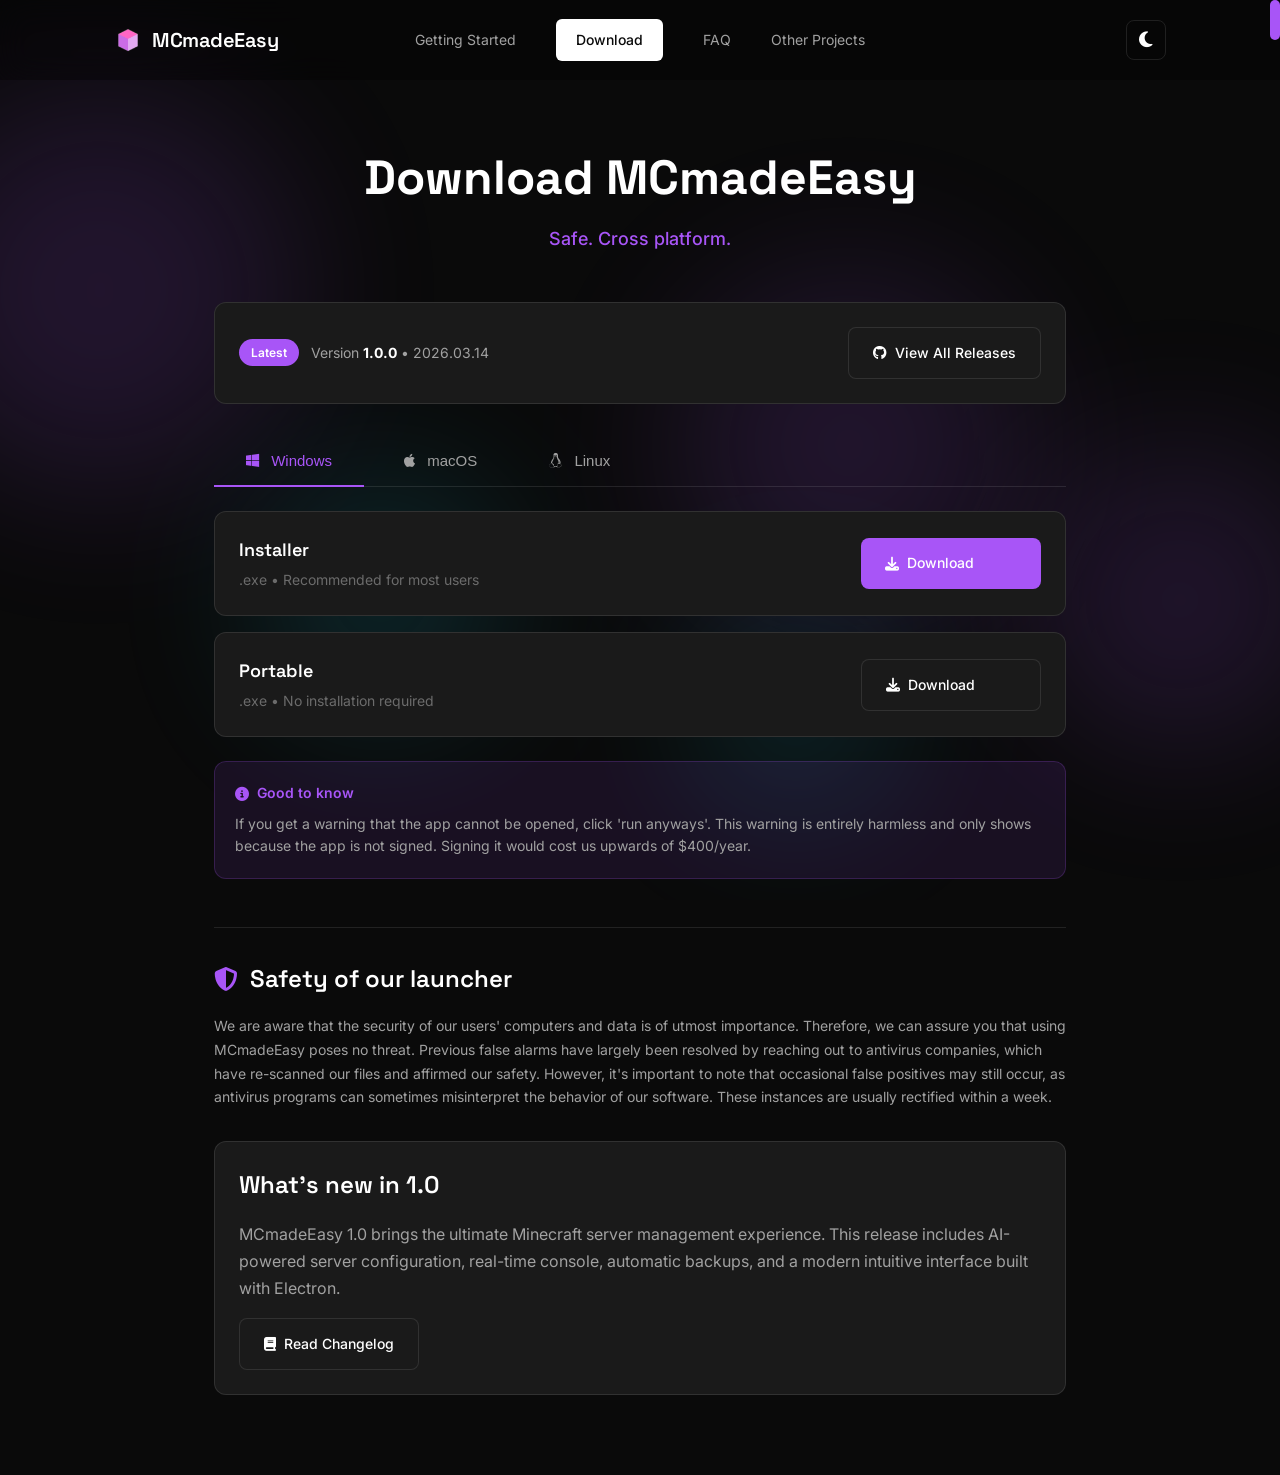
<file: download.html>
<!DOCTYPE html>
<html lang="en">
<head>
    <meta charset="UTF-8">
    <meta name="viewport" content="width=device-width, initial-scale=1.0">
    <title>Download — MCmadeEasy</title>
    <link rel="icon" href="assets/Logo.png" type="image/png">
    <link rel="preconnect" href="https://fonts.googleapis.com">
    <link rel="preconnect" href="https://fonts.gstatic.com" crossorigin>
    <link href="https://fonts.googleapis.com/css2?family=Space+Grotesk:wght@300;400;500;600;700&family=Inter:wght@300;400;500;600&display=swap" rel="stylesheet">
    <link rel="stylesheet" href="styles.css">
    <link rel="stylesheet" href="https://cdnjs.cloudflare.com/ajax/libs/font-awesome/6.4.0/css/all.min.css">
    <style>
        .download-page {
            min-height: 100vh;
            padding: 140px 24px 80px;
            max-width: 900px;
            margin: 0 auto;
        }
        
        .download-header {
            text-align: center;
            margin-bottom: 48px;
            opacity: 0;
            transform: translateY(30px);
            animation: fadeInUp 0.8s ease forwards;
        }
        
        @keyframes fadeInUp {
            to {
                opacity: 1;
                transform: translateY(0);
            }
        }
        
        .download-header h1 {
            font-family: var(--font-display);
            font-size: 48px;
            font-weight: 700;
            color: var(--text-primary);
            margin-bottom: 8px;
        }
        
        .download-header .subtitle {
            font-size: 18px;
            color: var(--accent-purple);
            font-weight: 500;
        }
        
        .version-info {
            background: var(--bg-tertiary);
            border: 1px solid var(--border-color);
            border-radius: 12px;
            padding: 24px;
            margin-bottom: 32px;
            display: flex;
            justify-content: space-between;
            align-items: center;
            flex-wrap: wrap;
            gap: 16px;
            opacity: 0;
            transform: translateY(30px);
            animation: fadeInUp 0.8s ease 0.2s forwards;
        }
        
        .version-info .current {
            display: flex;
            align-items: center;
            gap: 12px;
        }
        
        .version-info .badge {
            background: var(--accent-purple);
            color: white;
            padding: 4px 12px;
            border-radius: 20px;
            font-size: 12px;
            font-weight: 600;
        }
        
        .version-info .version-text {
            color: var(--text-secondary);
            font-size: 14px;
        }
        
        .version-info .version-text strong {
            color: var(--text-primary);
        }
        
        .os-tabs {
            display: flex;
            gap: 8px;
            margin-bottom: 24px;
            border-bottom: 1px solid var(--border-color);
            padding-bottom: 0;
            opacity: 0;
            transform: translateY(30px);
            animation: fadeInUp 0.8s ease 0.3s forwards;
        }
        
        .os-tab {
            padding: 16px 32px;
            background: transparent;
            border: none;
            color: var(--text-secondary);
            font-size: 15px;
            font-weight: 500;
            cursor: pointer;
            transition: all 0.3s ease;
            border-bottom: 2px solid transparent;
            margin-bottom: -1px;
        }
        
        .os-tab:hover {
            color: var(--accent-purple);
            transform: translateY(-2px);
        }
        
        .os-tab.active {
            color: var(--accent-purple);
            border-bottom-color: var(--accent-purple);
        }
        
        .os-tab i {
            margin-right: 8px;
        }
        
        .download-section {
            display: none;
        }
        
        .download-section.active {
            display: block;
        }
        
        .download-option {
            background: var(--bg-tertiary);
            border: 1px solid var(--border-color);
            border-radius: 12px;
            padding: 24px;
            margin-bottom: 16px;
            display: flex;
            justify-content: space-between;
            align-items: center;
            flex-wrap: wrap;
            gap: 16px;
            transition: all 0.3s ease;
            opacity: 0;
            transform: translateY(20px);
        }
        
        .download-option.visible {
            opacity: 1;
            transform: translateY(0);
        }
        
        .download-option:hover {
            border-color: var(--accent-purple);
            transform: translateY(-4px);
            box-shadow: 0 10px 30px rgba(168, 85, 247, 0.15);
        }
        
        body.light-theme .download-option:hover {
            box-shadow: 0 10px 30px rgba(0, 0, 0, 0.1);
        }
        
        .download-option .option-info h3 {
            font-family: var(--font-display);
            font-size: 18px;
            font-weight: 600;
            color: var(--text-primary);
            margin-bottom: 4px;
        }
        
        .download-option .option-info p {
            font-size: 14px;
            color: var(--text-muted);
        }
        
        .download-option .btn {
            min-width: 180px;
        }
        
        .good-to-know {
            background: rgba(168, 85, 247, 0.1);
            border: 1px solid rgba(168, 85, 247, 0.2);
            border-radius: 12px;
            padding: 20px;
            margin-top: 24px;
        }
        
        .good-to-know h4 {
            font-size: 14px;
            font-weight: 600;
            color: var(--accent-purple);
            margin-bottom: 8px;
            display: flex;
            align-items: center;
            gap: 8px;
        }
        
        .good-to-know p {
            font-size: 14px;
            color: var(--text-secondary);
            line-height: 1.6;
        }
        
        .good-to-know a {
            color: var(--accent-purple);
            text-decoration: none;
        }
        
        .good-to-know a:hover {
            text-decoration: underline;
        }
        
        .security-section {
            margin-top: 48px;
            padding-top: 32px;
            border-top: 1px solid var(--border-color);
            opacity: 0;
            transform: translateY(30px);
            transition: all 0.6s ease;
        }
        
        .security-section.visible {
            opacity: 1;
            transform: translateY(0);
        }
        
        .security-section h2 {
            font-family: var(--font-display);
            font-size: 24px;
            font-weight: 600;
            color: var(--text-primary);
            margin-bottom: 16px;
            display: flex;
            align-items: center;
            gap: 12px;
        }
        
        .security-section h2 i {
            color: var(--accent-purple);
        }
        
        .security-section p {
            color: var(--text-secondary);
            line-height: 1.7;
            font-size: 14px;
        }
        
        .changelog-section {
            margin-top: 32px;
            padding: 24px;
            background: var(--bg-tertiary);
            border: 1px solid var(--border-color);
            border-radius: 12px;
            opacity: 0;
            transform: translateY(30px);
            transition: all 0.6s ease 0.2s;
        }
        
        .changelog-section.visible {
            opacity: 1;
            transform: translateY(0);
        }
        
        .changelog-section h2 {
            font-family: var(--font-display);
            font-size: 24px;
            font-weight: 600;
            color: var(--text-primary);
            margin-bottom: 16px;
        }
        
        .changelog-section p {
            color: var(--text-secondary);
            line-height: 1.7;
        }
        
        .changelog-section .btn {
            margin-top: 16px;
            display: inline-flex;
        }
        
        body.light-theme .good-to-know {
            background: rgba(168, 85, 247, 0.08);
        }
    </style>
</head>
<body class="inner-page">
    <div class="glow-container">
        <div class="glow-orb"></div>
        <div class="glow-orb"></div>
        <div class="glow-orb"></div>
        <div class="glow-orb"></div>
        <div class="glow-orb"></div>
    </div>
    <div class="custom-scrollbar">
        <div class="scrollbar-track">
            <div class="scrollbar-thumb"></div>
        </div>
    </div>
    <nav class="navbar">
        <div class="container">
            <a href="index.html" class="logo">
                <img src="assets/Logo.png" alt="MCmadeEasy" class="logo-img">
                <span>MCmadeEasy</span>
            </a>
            <ul class="nav-links">
                <li><a href="index.html#getting-started">Getting Started</a></li>
                <li><a href="download.html" class="nav-cta">Download</a></li>
                <li><a href="faq.html">FAQ</a></li>
                <li><a href="projects.html">Other Projects</a></li>
            </ul>
            <button class="theme-toggle" id="themeToggle">
                <i class="fas fa-moon"></i>
            </button>
            <div class="nav-toggle">
                <span></span>
                <span></span>
            </div>
        </div>
    </nav>
    
    <div class="download-page">
        <div class="download-header">
            <h1>Download MCmadeEasy</h1>
            <p class="subtitle">Safe. Cross platform.</p>
        </div>
        
        <div class="version-info">
            <div class="current">
                <span class="badge">Latest</span>
                <span class="version-text">Version <strong>1.0.0</strong> • 2026.03.14</span>
            </div>
            <a href="https://github.com/RKStudios-hub/MCmadeEasy/releases" target="_blank" class="btn btn-secondary">
                <i class="fab fa-github"></i>
                View All Releases
            </a>
        </div>
        
        <div class="os-tabs">
            <button class="os-tab active" data-os="windows">
                <i class="fab fa-windows"></i> Windows
            </button>
            <button class="os-tab" data-os="macos">
                <i class="fab fa-apple"></i> macOS
            </button>
            <button class="os-tab" data-os="linux">
                <i class="fab fa-linux"></i> Linux
            </button>
        </div>
        
        <!-- Windows -->
        <div class="download-section active" id="windows">
            <div class="download-option">
                <div class="option-info">
                    <h3>Installer</h3>
                    <p>.exe • Recommended for most users</p>
                </div>
                <a href="https://github.com/RKStudios-hub/MCmadeEasy/releases" class="btn btn-primary" target="_blank">
                    <i class="fas fa-download"></i>
                    Download
                </a>
            </div>
            
            <div class="download-option">
                <div class="option-info">
                    <h3>Portable</h3>
                    <p>.exe • No installation required</p>
                </div>
                <a href="https://github.com/RKStudios-hub/MCmadeEasy/releases" class="btn btn-secondary" target="_blank">
                    <i class="fas fa-download"></i>
                    Download
                </a>
            </div>
            
            <div class="good-to-know">
                <h4><i class="fas fa-info-circle"></i> Good to know</h4>
                <p>If you get a warning that the app cannot be opened, click 'run anyways'. This warning is entirely harmless and only shows because the app is not signed. Signing it would cost us upwards of $400/year.</p>
            </div>
        </div>
        
        <!-- macOS -->
        <div class="download-section" id="macos">
            <div class="download-option">
                <div class="option-info">
                    <h3>DMG Installer</h3>
                    <p>.dmg • For Intel & Apple Silicon</p>
                </div>
                <a href="https://github.com/RKStudios-hub/MCmadeEasy/releases" class="btn btn-primary" target="_blank">
                    <i class="fas fa-download"></i>
                    Download
                </a>
            </div>
            
            <div class="download-option">
                <div class="option-info">
                    <h3>JAR File</h3>
                    <p>.jar • Requires Java 21+</p>
                </div>
                <a href="https://github.com/RKStudios-hub/MCmadeEasy/releases" class="btn btn-secondary" target="_blank">
                    <i class="fas fa-download"></i>
                    Download
                </a>
            </div>
            
            <div class="good-to-know">
                <h4><i class="fas fa-info-circle"></i> Good to know</h4>
                <p>MCmadeEasy currently requires Java 21 to work properly. We recommend using <a href="https://adoptium.net/" target="_blank">Temurin™ Java 21 LTS</a>. Make sure to enable "Add to PATH" during installation.</p>
            </div>
        </div>
        
        <!-- Linux -->
        <div class="download-section" id="linux">
            <div class="download-option">
                <div class="option-info">
                    <h3>AppImage</h3>
                    <p>.AppImage • Universal Linux</p>
                </div>
                <a href="https://github.com/RKStudios-hub/MCmadeEasy/releases" class="btn btn-primary" target="_blank">
                    <i class="fas fa-download"></i>
                    Download
                </a>
            </div>
            
            <div class="download-option">
                <div class="option-info">
                    <h3>DEB Package</h3>
                    <p>.deb • Debian, Ubuntu</p>
                </div>
                <a href="https://github.com/RKStudios-hub/MCmadeEasy/releases" class="btn btn-secondary" target="_blank">
                    <i class="fas fa-download"></i>
                    Download
                </a>
            </div>
            
            <div class="download-option">
                <div class="option-info">
                    <h3>RPM Package</h3>
                    <p>.rpm • Fedora, RHEL</p>
                </div>
                <a href="https://github.com/RKStudios-hub/MCmadeEasy/releases" class="btn btn-secondary" target="_blank">
                    <i class="fas fa-download"></i>
                    Download
                </a>
            </div>
            
            <div class="good-to-know">
                <h4><i class="fas fa-info-circle"></i> Good to know</h4>
                <p>For AppImage, make it executable with: <code>chmod +x MCmadeEasy.AppImage</code>. MCmadeEasy requires Java 21+ to work. <a href="https://adoptium.net/" target="_blank">Get Temurin™ Java 21</a>.</p>
            </div>
        </div>
        
        <div class="security-section">
            <h2><i class="fas fa-shield-alt"></i> Safety of our launcher</h2>
            <p>We are aware that the security of our users' computers and data is of utmost importance. Therefore, we can assure you that using MCmadeEasy poses no threat. Previous false alarms have largely been resolved by reaching out to antivirus companies, which have re-scanned our files and affirmed our safety. However, it's important to note that occasional false positives may still occur, as antivirus programs can sometimes misinterpret the behavior of our software. These instances are usually rectified within a week.</p>
        </div>
        
        <div class="changelog-section">
            <h2>What's new in 1.0</h2>
            <p>MCmadeEasy 1.0 brings the ultimate Minecraft server management experience. This release includes AI-powered server configuration, real-time console, automatic backups, and a modern intuitive interface built with Electron.</p>
            <a href="#" class="btn btn-secondary">
                <i class="fas fa-book"></i>
                Read Changelog
            </a>
        </div>
    </div>
    
    <script>
        // OS Tabs
        const tabs = document.querySelectorAll('.os-tab');
        const sections = document.querySelectorAll('.download-section');
        
        tabs.forEach(tab => {
            tab.addEventListener('click', () => {
                const os = tab.dataset.os;
                
                tabs.forEach(t => t.classList.remove('active'));
                tab.classList.add('active');
                
                sections.forEach(section => {
                    section.classList.remove('active');
                    if (section.id === os) {
                        section.classList.add('active');
                    }
                });
            });
        });
        
        // Scroll animations
        const downloadOptions = document.querySelectorAll('.download-option');
        const securitySection = document.querySelector('.security-section');
        const changelogSection = document.querySelector('.changelog-section');
        
        function animateOnScroll() {
            const triggerPoint = window.innerHeight * 0.9;
            
            downloadOptions.forEach((option, index) => {
                const rect = option.getBoundingClientRect();
                if (rect.top < triggerPoint) {
                    setTimeout(() => {
                        option.classList.add('visible');
                    }, index * 150);
                }
            });
            
            if (securitySection) {
                const rect = securitySection.getBoundingClientRect();
                if (rect.top < triggerPoint) {
                    securitySection.classList.add('visible');
                }
            }
            
            if (changelogSection) {
                const rect = changelogSection.getBoundingClientRect();
                if (rect.top < triggerPoint) {
                    changelogSection.classList.add('visible');
                }
            }
        }
        
        window.addEventListener('scroll', animateOnScroll);
        animateOnScroll();
        
        // Theme toggle from main script
        const themeToggle = document.getElementById('themeToggle');
        if (themeToggle) {
            themeToggle.addEventListener('click', () => {
                document.body.classList.toggle('light-theme');
                const icon = themeToggle.querySelector('i');
                if (document.body.classList.contains('light-theme')) {
                    icon.classList.remove('fa-moon');
                    icon.classList.add('fa-sun');
                    localStorage.setItem('theme', 'light');
                } else {
                    icon.classList.remove('fa-sun');
                    icon.classList.add('fa-moon');
                    localStorage.setItem('theme', 'dark');
                }
            });
            
            // Check saved theme
            if (localStorage.getItem('theme') === 'light') {
                document.body.classList.add('light-theme');
                themeToggle.querySelector('i').classList.remove('fa-moon');
                themeToggle.querySelector('i').classList.add('fa-sun');
            }
        }
        
        // Custom scrollbar
        function updateScrollbar() {
            const scrollTop = window.scrollY;
            const docHeight = document.documentElement.scrollHeight - window.innerHeight;
            let scrollPercent = 0;
            
            if (docHeight > 0) {
                scrollPercent = scrollTop / docHeight;
            }
            
            const minHeight = 40;
            const maxHeight = 180;
            const thumbHeight = minHeight + (maxHeight - minHeight) * scrollPercent;
            
            const trackHeight = window.innerHeight - thumbHeight;
            const thumbTop = scrollPercent * trackHeight;
            
            const thumb = document.querySelector('.scrollbar-thumb');
            if (thumb) {
                thumb.style.height = thumbHeight + 'px';
                thumb.style.top = thumbTop + 'px';
            }
        }
        
        window.addEventListener('scroll', updateScrollbar);
        window.addEventListener('load', updateScrollbar);
        
        // Mobile menu toggle
        const navToggle = document.querySelector('.nav-toggle');
        const navLinks = document.querySelector('.nav-links');
        const navLinksItems = document.querySelectorAll('.nav-links a');
        if (navToggle && navLinks) {
            navToggle.addEventListener('click', () => {
                navLinks.classList.toggle('active');
                navToggle.classList.toggle('active');
            });
            navLinksItems.forEach(link => {
                link.addEventListener('click', () => {
                    navLinks.classList.remove('active');
                    navToggle.classList.remove('active');
                });
            });
        }
    </script>
</body>
</html>
</file>
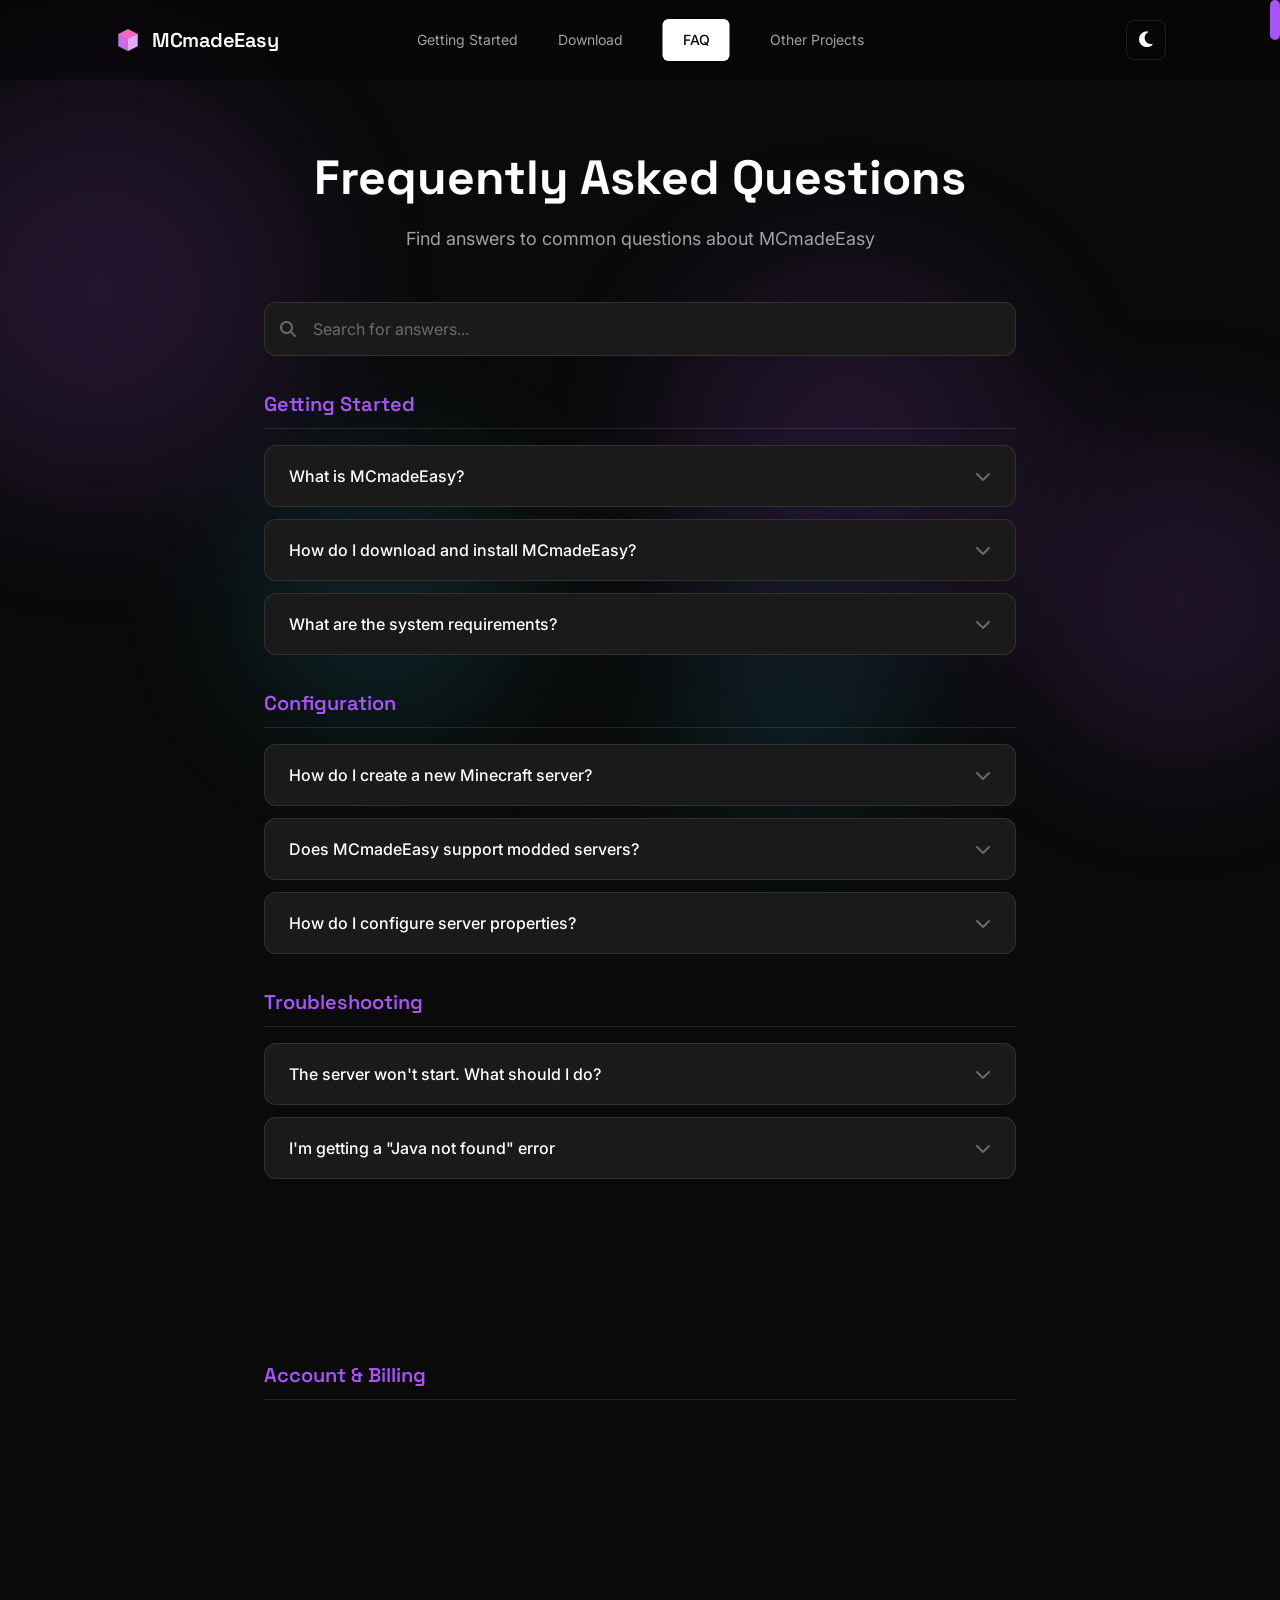
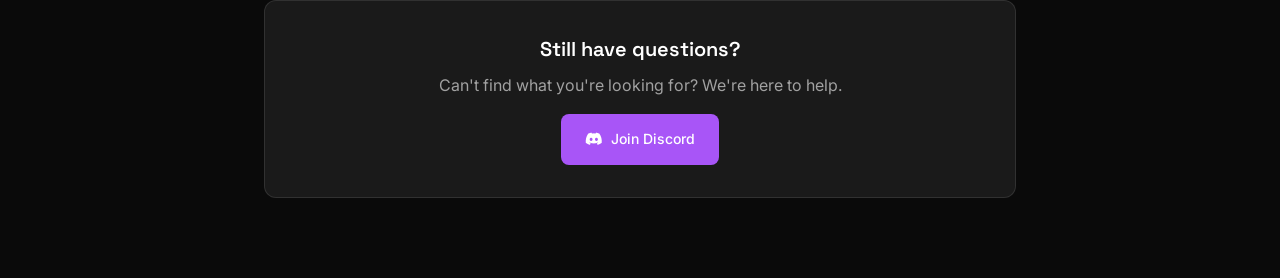
<file: faq.html>
<!DOCTYPE html>
<html lang="en">
<head>
    <meta charset="UTF-8">
    <meta name="viewport" content="width=device-width, initial-scale=1.0">
    <title>FAQ — MCmadeEasy</title>
    <link rel="icon" href="assets/Logo.png" type="image/png">
    <link rel="preconnect" href="https://fonts.googleapis.com">
    <link rel="preconnect" href="https://fonts.gstatic.com" crossorigin>
    <link href="https://fonts.googleapis.com/css2?family=Space+Grotesk:wght@300;400;500;600;700&family=Inter:wght@300;400;500;600&display=swap" rel="stylesheet">
    <link rel="stylesheet" href="styles.css">
    <link rel="stylesheet" href="https://cdnjs.cloudflare.com/ajax/libs/font-awesome/6.4.0/css/all.min.css">
    <style>
        .faq-page {
            min-height: 100vh;
            padding: 140px 24px 80px;
            max-width: 800px;
            margin: 0 auto;
        }
        
        .faq-header {
            text-align: center;
            margin-bottom: 48px;
            opacity: 0;
            transform: translateY(30px);
            animation: fadeInUp 0.8s ease forwards;
        }
        
        @keyframes fadeInUp {
            to {
                opacity: 1;
                transform: translateY(0);
            }
        }
        
        .faq-header h1 {
            font-family: var(--font-display);
            font-size: 48px;
            font-weight: 700;
            color: var(--text-primary);
            margin-bottom: 8px;
        }
        
        .faq-header .subtitle {
            font-size: 18px;
            color: var(--text-secondary);
        }
        
        .faq-search {
            margin-bottom: 32px;
            opacity: 0;
            transform: translateY(30px);
            animation: fadeInUp 0.8s ease 0.2s forwards;
        }
        
        .faq-search input {
            width: 100%;
            padding: 16px 20px;
            padding-left: 48px;
            background: var(--bg-tertiary);
            border: 1px solid var(--border-color);
            border-radius: 12px;
            color: var(--text-primary);
            font-size: 16px;
            font-family: var(--font-body);
            transition: all 0.3s ease;
        }
        
        .faq-search input:hover {
            border-color: rgba(168, 85, 247, 0.5);
        }
        
        .faq-search input:focus {
            outline: none;
            border-color: var(--accent-purple);
            box-shadow: 0 0 0 3px rgba(168, 85, 247, 0.1);
        }
        
        .faq-search input::placeholder {
            color: var(--text-muted);
        }
        
        .faq-search-wrapper {
            position: relative;
        }
        
        .faq-search-wrapper i {
            position: absolute;
            left: 16px;
            top: 50%;
            transform: translateY(-50%);
            color: var(--text-muted);
        }
        
        .faq-category {
            margin-bottom: 32px;
            opacity: 0;
            transform: translateY(30px);
            transition: all 0.6s ease;
        }
        
        .faq-category.visible {
            opacity: 1;
            transform: translateY(0);
        }
        
        .faq-category h2 {
            font-family: var(--font-display);
            font-size: 20px;
            font-weight: 600;
            color: var(--accent-purple);
            margin-bottom: 16px;
            padding-bottom: 8px;
            border-bottom: 1px solid var(--border-color);
        }
        
        .faq-item {
            background: var(--bg-tertiary);
            border: 1px solid var(--border-color);
            border-radius: 12px;
            margin-bottom: 12px;
            overflow: hidden;
            transition: all 0.3s ease;
            opacity: 0;
            transform: translateY(20px);
        }
        
        .faq-item.visible {
            opacity: 1;
            transform: translateY(0);
        }
        
        .faq-item:hover {
            border-color: rgba(168, 85, 247, 0.5);
            transform: translateY(-2px);
            box-shadow: 0 8px 25px rgba(168, 85, 247, 0.15);
        }
        
        body.light-theme .faq-item:hover {
            box-shadow: 0 8px 25px rgba(0, 0, 0, 0.1);
        }
        
        .faq-question {
            width: 100%;
            padding: 20px 24px;
            background: transparent;
            border: none;
            color: var(--text-primary);
            font-size: 16px;
            font-weight: 500;
            text-align: left;
            cursor: pointer;
            display: flex;
            justify-content: space-between;
            align-items: center;
            font-family: var(--font-body);
        }
        
        .faq-question:hover {
            color: var(--accent-purple);
        }
        
        .faq-question i {
            color: var(--text-muted);
            transition: transform 0.3s ease;
        }
        
        .faq-item.active .faq-question i {
            transform: rotate(180deg);
        }
        
        .faq-answer {
            max-height: 0;
            overflow: hidden;
            transition: max-height 0.3s ease;
        }
        
        .faq-answer-content {
            padding: 0 24px 20px;
            color: var(--text-secondary);
            line-height: 1.7;
            font-size: 15px;
        }
        
        .faq-item.active .faq-answer {
            max-height: 500px;
        }
        
        .faq-answer a {
            color: var(--accent-purple);
            text-decoration: none;
        }
        
        .faq-answer a:hover {
            text-decoration: underline;
        }
        
        .faq-answer code {
            background: rgba(168, 85, 247, 0.1);
            padding: 2px 8px;
            border-radius: 4px;
            font-family: monospace;
            font-size: 14px;
        }
        
        .faq-contact {
            text-align: center;
            margin-top: 48px;
            padding: 32px;
            background: var(--bg-tertiary);
            border: 1px solid var(--border-color);
            border-radius: 12px;
            opacity: 0;
            transform: translateY(30px);
            transition: all 0.6s ease 0.3s, box-shadow 0.3s ease, transform 0.3s ease;
        }
        
        .faq-contact:hover {
            box-shadow: 0 10px 40px rgba(168, 85, 247, 0.15);
            transform: translateY(-4px);
        }
        
        body.light-theme .faq-contact:hover {
            box-shadow: 0 10px 40px rgba(0, 0, 0, 0.1);
        }
        
        .faq-contact.visible {
            opacity: 1;
            transform: translateY(0);
        }
        
        .faq-contact h3 {
            font-family: var(--font-display);
            font-size: 20px;
            font-weight: 600;
            color: var(--text-primary);
            margin-bottom: 8px;
        }
        
        .faq-contact p {
            color: var(--text-secondary);
            margin-bottom: 16px;
        }
        
        .no-results {
            text-align: center;
            padding: 40px;
            color: var(--text-muted);
            display: none;
        }
        
        .no-results.visible {
            display: block;
        }
        
        body.light-theme .faq-answer code {
            background: rgba(168, 85, 247, 0.1);
        }
    </style>
</head>
<body class="inner-page">
    <div class="glow-container">
        <div class="glow-orb"></div>
        <div class="glow-orb"></div>
        <div class="glow-orb"></div>
        <div class="glow-orb"></div>
        <div class="glow-orb"></div>
    </div>
    <div class="custom-scrollbar">
        <div class="scrollbar-track">
            <div class="scrollbar-thumb"></div>
        </div>
    </div>
    <nav class="navbar">
        <div class="container">
            <a href="index.html" class="logo">
                <img src="assets/Logo.png" alt="MCmadeEasy" class="logo-img">
                <span>MCmadeEasy</span>
            </a>
            <ul class="nav-links">
                <li><a href="index.html#getting-started">Getting Started</a></li>
                <li><a href="download.html">Download</a></li>
                <li><a href="faq.html" class="nav-cta">FAQ</a></li>
                <li><a href="projects.html">Other Projects</a></li>
            </ul>
            <button class="theme-toggle" id="themeToggle">
                <i class="fas fa-moon"></i>
            </button>
            <div class="nav-toggle">
                <span></span>
                <span></span>
            </div>
        </div>
    </nav>
    
    <div class="faq-page">
        <div class="faq-header">
            <h1>Frequently Asked Questions</h1>
            <p class="subtitle">Find answers to common questions about MCmadeEasy</p>
        </div>
        
        <div class="faq-search">
            <div class="faq-search-wrapper">
                <i class="fas fa-search"></i>
                <input type="text" id="faqSearch" placeholder="Search for answers...">
            </div>
        </div>
        
        <div class="no-results" id="noResults">
            <i class="fas fa-search" style="font-size: 32px; margin-bottom: 16px;"></i>
            <p>No results found. Try a different search term.</p>
        </div>
        
        <!-- Getting Started -->
        <div class="faq-category" data-category="getting-started">
            <h2>Getting Started</h2>
            
            <div class="faq-item">
                <button class="faq-question">
                    What is MCmadeEasy?
                    <i class="fas fa-chevron-down"></i>
                </button>
                <div class="faq-answer">
                    <div class="faq-answer-content">
                        MCmadeEasy is a modern Minecraft server management client that allows you to easily launch, configure, and manage your Minecraft servers. It features an intuitive GUI, AI-powered configuration, real-time console, automatic backups, and supports multiple server types.
                    </div>
                </div>
            </div>
            
            <div class="faq-item">
                <button class="faq-question">
                    How do I download and install MCmadeEasy?
                    <i class="fas fa-chevron-down"></i>
                </button>
                <div class="faq-answer">
                    <div class="faq-answer-content">
                        Visit our <a href="download.html">download page</a> and select your platform (Windows, macOS, or Linux). Download the installer or portable version, then run the executable. For Windows, you may need to click "Run anyway" if you get a security warning - this is harmless as the app is not code-signed.
                    </div>
                </div>
            </div>
            
            <div class="faq-item">
                <button class="faq-question">
                    What are the system requirements?
                    <i class="fas fa-chevron-down"></i>
                </button>
                <div class="faq-answer">
                    <div class="faq-answer-content">
                        MCmadeEasy requires:
                        <br>• <strong>OS:</strong> Windows 10+, macOS 10.15+, or Linux
                        <br>• <strong>RAM:</strong> 4GB minimum, 8GB recommended
                        <br>• <strong>Storage:</strong> 500MB for installation
                        <br>• <strong>Java:</strong> Version 21 or higher (included in installer for Windows)
                    </div>
                </div>
            </div>
        </div>
        
        <!-- Configuration -->
        <div class="faq-category" data-category="configuration">
            <h2>Configuration</h2>
            
            <div class="faq-item">
                <button class="faq-question">
                    How do I create a new Minecraft server?
                    <i class="fas fa-chevron-down"></i>
                </button>
                <div class="faq-answer">
                    <div class="faq-answer-content">
                        Click the "+" button in the dashboard, select your server type (Spigot, Paper, Fabric, or Vanilla), choose the Minecraft version, and configure the server settings. You can use the AI configuration feature to automatically optimize settings based on your intended player count and mods.
                    </div>
                </div>
            </div>
            
            <div class="faq-item">
                <button class="faq-question">
                    Does MCmadeEasy support modded servers?
                    <i class="fas fa-chevron-down"></i>
                </button>
                <div class="faq-answer">
                    <div class="faq-answer-content">
                        Yes! MCmadeEasy supports Fabric and Forge modloaders. When creating a server, select "Fabric" or "Forge" as the server type, then add your preferred mods. The AI configuration can help optimize server settings for modded gameplay.
                    </div>
                </div>
            </div>
            
            <div class="faq-item">
                <button class="faq-question">
                    How do I configure server properties?
                    <i class="fas fa-chevron-down"></i>
                </button>
                <div class="faq-answer">
                    <div class="faq-answer-content">
                        Select your server from the dashboard, then click "Server Settings". Here you can modify server.properties, spigot.yml, paper.yml, and other configuration files through an intuitive interface. Changes require a server restart to take effect.
                    </div>
                </div>
            </div>
        </div>
        
        <!-- Troubleshooting -->
        <div class="faq-category" data-category="troubleshooting">
            <h2>Troubleshooting</h2>
            
            <div class="faq-item">
                <button class="faq-question">
                    The server won't start. What should I do?
                    <i class="fas fa-chevron-down"></i>
                </button>
                <div class="faq-answer">
                    <div class="faq-answer-content">
                        First, check the console for error messages. Common solutions include:
                        <br>• Ensure Java 21 is installed and selected in settings
                        <br>• Check if the port (default 25565) is already in use
                        <br>• Verify server RAM allocation is not exceeding available memory
                        <br>• Check if server files are corrupted - try reinstalling the server
                    </div>
                </div>
            </div>
            
            <div class="faq-item">
                <button class="faq-question">
                    I'm getting a "Java not found" error
                    <i class="fas fa-chevron-down"></i>
                </button>
                <div class="faq-answer">
                    <div class="faq-answer-content">
                        MCmadeEasy requires Java 21. Download and install <a href="https://adoptium.net/" target="_blank">Temurin Java 21 LTS</a>. After installation, go to Settings > Java and select the path to your Java installation (usually <code>C:\Program Files\Eclipse Adoptium\jdk-21</code> on Windows).
                    </div>
                </div>
            </div>
            
            <div class="faq-item">
                <button class="faq-question">
                    Antivirus is blocking MCmadeEasy
                    <i class="fas fa-chevron-down"></i>
                </button>
                <div class="faq-answer">
                    <div class="faq-answer-content">
                        Some antivirus programs may flag MCmadeEasy as a false positive. This is harmless and happens because the app is not code-signed (which costs $400+/year). Add MCmadeEasy to your antivirus exceptions or click "Run anyway" when prompted. We actively work with antivirus companies to resolve these issues.
                    </div>
                </div>
            </div>
            
            <div class="faq-item">
                <button class="faq-question">
                    How do I report a bug?
                    <i class="fas fa-chevron-down"></i>
                </button>
                <div class="faq-answer">
                    <div class="faq-answer-content">
                        Visit our <a href="https://github.com/RKStudios-hub/MCmadeEasy/issues" target="_blank">GitHub Issues page</a> and create a new issue. Include details like your operating system, MCmadeEasy version, steps to reproduce, and any error messages. For urgent issues, join our Discord server.
                    </div>
                </div>
            </div>
        </div>
        
        <!-- Account & Billing -->
        <div class="faq-category" data-category="account">
            <h2>Account & Billing</h2>
            
            <div class="faq-item">
                <button class="faq-question">
                    Is MCmadeEasy free?
                    <i class="fas fa-chevron-down"></i>
                </button>
                <div class="faq-answer">
                    <div class="faq-answer-content">
                        Yes! MCmadeEasy is completely free and open-source. You can download, use, and modify it at no cost. We believe in making server management accessible to everyone. If you'd like to support development, consider starring our GitHub repo or joining our Discord.
                    </div>
                </div>
            </div>
            
            <div class="faq-item">
                <button class="faq-question">
                    Is my data secure?
                    <i class="fas fa-chevron-down"></i>
                </button>
                <div class="faq-answer">
                    <div class="faq-answer-content">
                        Absolutely. MCmadeEasy stores all data locally on your machine. We do not collect or transmit any personal information. Your server configurations and settings remain private on your device.
                    </div>
                </div>
            </div>
        </div>
        
        <div class="faq-contact">
            <h3>Still have questions?</h3>
            <p>Can't find what you're looking for? We're here to help.</p>
            <a href="https://discord.gg/" class="btn btn-primary" target="_blank">
                <i class="fab fa-discord"></i>
                Join Discord
            </a>
        </div>
    </div>
    
    <script>
        // FAQ Accordion
        const faqItems = document.querySelectorAll('.faq-item');
        
        faqItems.forEach(item => {
            const question = item.querySelector('.faq-question');
            question.addEventListener('click', () => {
                const wasActive = item.classList.contains('active');
                
                // Close all items
                faqItems.forEach(i => i.classList.remove('active'));
                
                // Toggle clicked item
                if (!wasActive) {
                    item.classList.add('active');
                }
            });
        });
        
        // Search functionality
        const searchInput = document.getElementById('faqSearch');
        const categories = document.querySelectorAll('.faq-category');
        const noResults = document.getElementById('noResults');
        
        searchInput.addEventListener('input', (e) => {
            const query = e.target.value.toLowerCase();
            let hasResults = false;
            
            categories.forEach(category => {
                const items = category.querySelectorAll('.faq-item');
                let categoryHasResults = false;
                
                items.forEach(item => {
                    const question = item.querySelector('.faq-question').textContent.toLowerCase();
                    const answer = item.querySelector('.faq-answer-content').textContent.toLowerCase();
                    
                    if (question.includes(query) || answer.includes(query)) {
                        item.style.display = 'block';
                        categoryHasResults = true;
                        hasResults = true;
                    } else {
                        item.style.display = 'none';
                    }
                });
                
                category.style.display = categoryHasResults ? 'block' : 'none';
            });
            
            noResults.classList.toggle('visible', !hasResults && query.length > 0);
        });
        
        // Scroll animations
        const faqCategories = document.querySelectorAll('.faq-category');
        const faqContact = document.querySelector('.faq-contact');
        const faqItemsAll = document.querySelectorAll('.faq-item');
        
        function animateOnScroll() {
            const triggerPoint = window.innerHeight * 0.9;
            
            faqCategories.forEach((category, index) => {
                const rect = category.getBoundingClientRect();
                if (rect.top < triggerPoint) {
                    setTimeout(() => {
                        category.classList.add('visible');
                    }, index * 200);
                }
            });
            
            faqItemsAll.forEach((item, index) => {
                const rect = item.getBoundingClientRect();
                if (rect.top < triggerPoint) {
                    setTimeout(() => {
                        item.classList.add('visible');
                    }, index * 100);
                }
            });
            
            if (faqContact) {
                const rect = faqContact.getBoundingClientRect();
                if (rect.top < triggerPoint) {
                    faqContact.classList.add('visible');
                }
            }
        }
        
        window.addEventListener('scroll', animateOnScroll);
        animateOnScroll();
        
        // Theme toggle
        const themeToggle = document.getElementById('themeToggle');
        if (themeToggle) {
            themeToggle.addEventListener('click', () => {
                document.body.classList.toggle('light-theme');
                const icon = themeToggle.querySelector('i');
                if (document.body.classList.contains('light-theme')) {
                    icon.classList.remove('fa-moon');
                    icon.classList.add('fa-sun');
                    localStorage.setItem('theme', 'light');
                } else {
                    icon.classList.remove('fa-sun');
                    icon.classList.add('fa-moon');
                    localStorage.setItem('theme', 'dark');
                }
            });
            
            if (localStorage.getItem('theme') === 'light') {
                document.body.classList.add('light-theme');
                themeToggle.querySelector('i').classList.remove('fa-moon');
                themeToggle.querySelector('i').classList.add('fa-sun');
            }
        }
        
        // Custom scrollbar
        function updateScrollbar() {
            const scrollTop = window.scrollY;
            const docHeight = document.documentElement.scrollHeight - window.innerHeight;
            let scrollPercent = 0;
            
            if (docHeight > 0) {
                scrollPercent = scrollTop / docHeight;
            }
            
            const minHeight = 40;
            const maxHeight = 180;
            const thumbHeight = minHeight + (maxHeight - minHeight) * scrollPercent;
            
            const trackHeight = window.innerHeight - thumbHeight;
            const thumbTop = scrollPercent * trackHeight;
            
            const thumb = document.querySelector('.scrollbar-thumb');
            if (thumb) {
                thumb.style.height = thumbHeight + 'px';
                thumb.style.top = thumbTop + 'px';
            }
        }
        
        window.addEventListener('scroll', updateScrollbar);
        window.addEventListener('load', updateScrollbar);
        
        // Mobile menu toggle
        const navToggle = document.querySelector('.nav-toggle');
        const navLinks = document.querySelector('.nav-links');
        const navLinksItems = document.querySelectorAll('.nav-links a');
        if (navToggle && navLinks) {
            navToggle.addEventListener('click', () => {
                navLinks.classList.toggle('active');
                navToggle.classList.toggle('active');
            });
            navLinksItems.forEach(link => {
                link.addEventListener('click', () => {
                    navLinks.classList.remove('active');
                    navToggle.classList.remove('active');
                });
            });
        }
    </script>
</body>
</html>
</file>
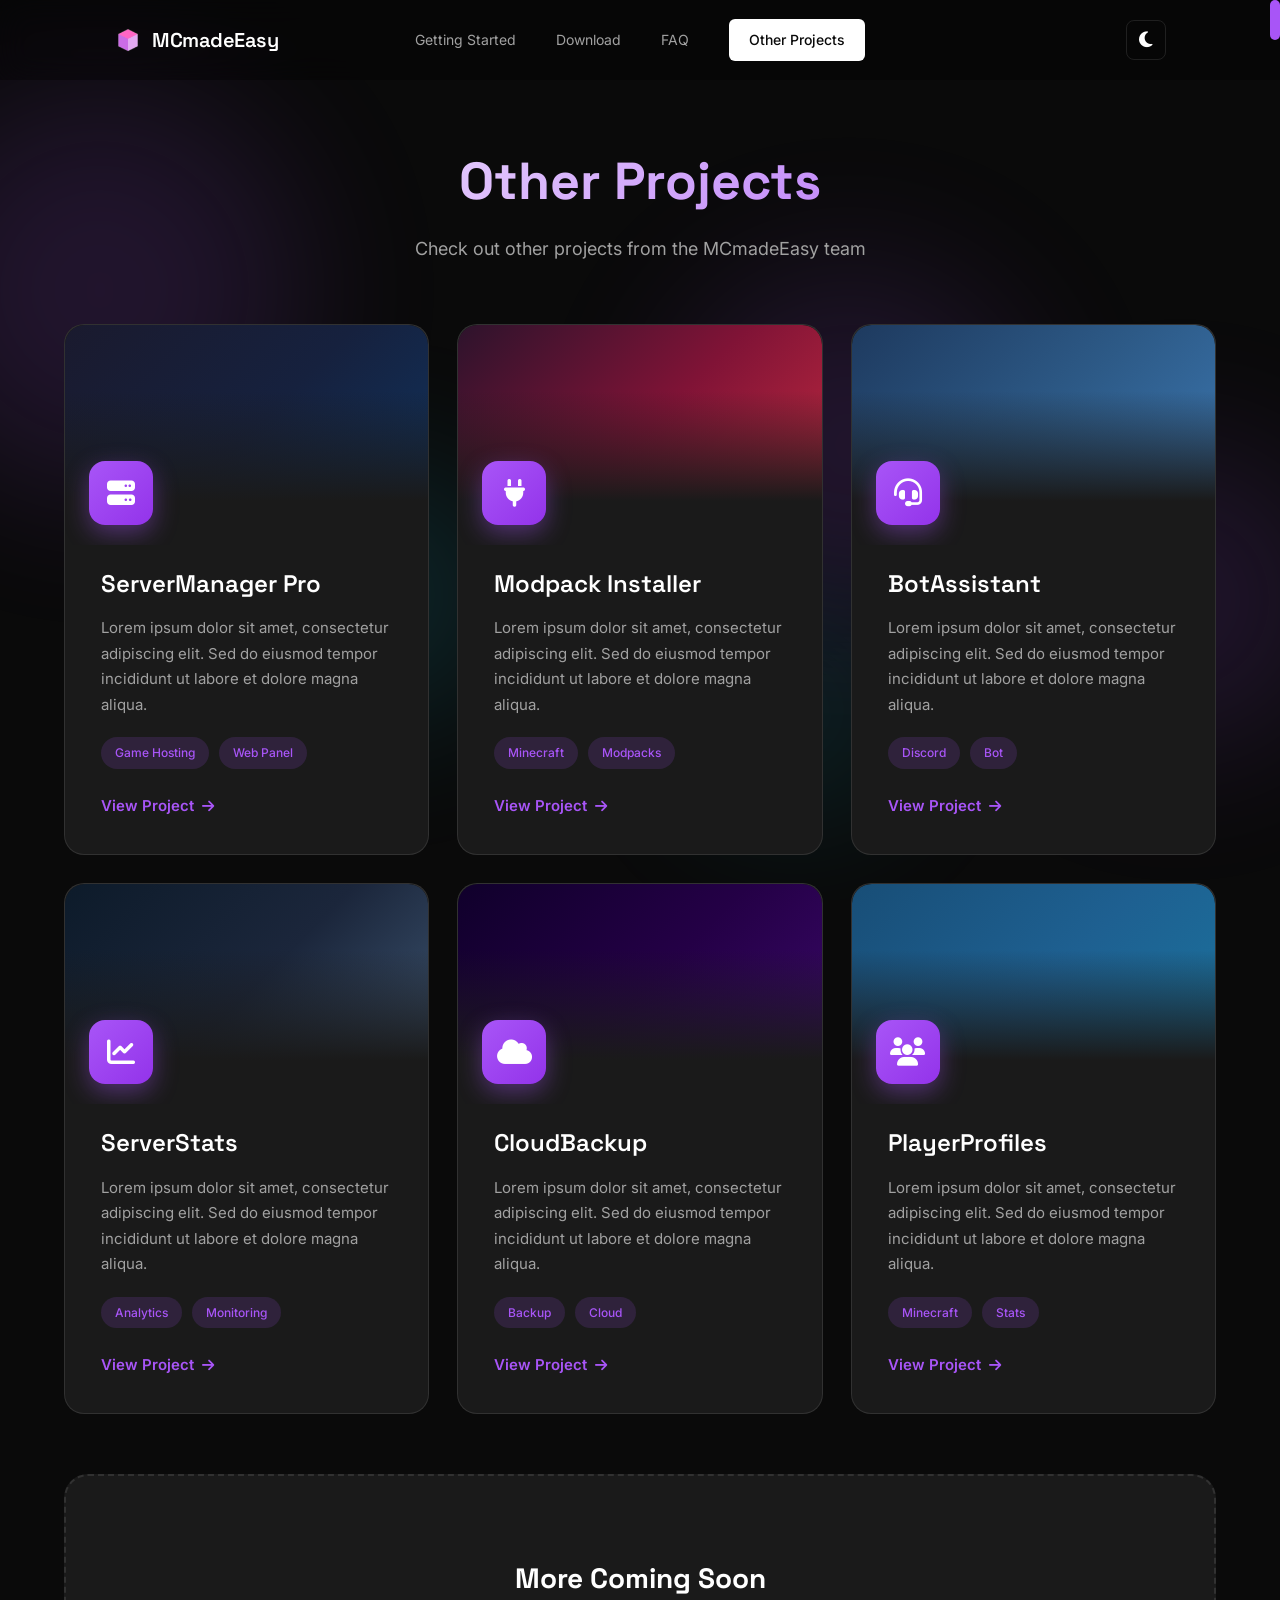
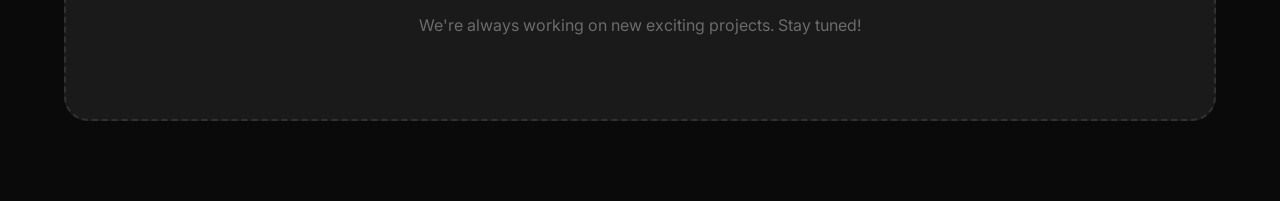
<file: projects.html>
<!DOCTYPE html>
<html lang="en">
<head>
    <meta charset="UTF-8">
    <meta name="viewport" content="width=device-width, initial-scale=1.0">
    <title>Other Projects — MCmadeEasy</title>
    <link rel="icon" href="assets/Logo.png" type="image/png">
    <link rel="preconnect" href="https://fonts.googleapis.com">
    <link rel="preconnect" href="https://fonts.gstatic.com" crossorigin>
    <link href="https://fonts.googleapis.com/css2?family=Space+Grotesk:wght@300;400;500;600;700&family=Inter:wght@300;400;500;600&display=swap" rel="stylesheet">
    <link rel="stylesheet" href="styles.css">
    <link rel="stylesheet" href="https://cdnjs.cloudflare.com/ajax/libs/font-awesome/6.4.0/css/all.min.css">
    <style>
        .projects-page {
            min-height: 100vh;
            padding: 140px 24px 80px;
            max-width: 1200px;
            margin: 0 auto;
        }
        
        .projects-header {
            text-align: center;
            margin-bottom: 60px;
            opacity: 0;
            transform: translateY(30px);
            animation: fadeInUp 0.8s ease forwards;
        }
        
        @keyframes fadeInUp {
            to {
                opacity: 1;
                transform: translateY(0);
            }
        }
        
        .projects-header h1 {
            font-family: var(--font-display);
            font-size: 52px;
            font-weight: 700;
            color: var(--text-primary);
            margin-bottom: 12px;
            background: linear-gradient(135deg, var(--text-primary) 0%, var(--accent-purple) 100%);
            -webkit-background-clip: text;
            -webkit-text-fill-color: transparent;
            background-clip: text;
        }
        
        .projects-header .subtitle {
            font-size: 18px;
            color: var(--text-secondary);
        }
        
        .projects-grid {
            display: grid;
            grid-template-columns: repeat(auto-fit, minmax(340px, 1fr));
            gap: 28px;
        }
        
        .project-card {
            background: var(--bg-tertiary);
            border: 1px solid var(--border-color);
            border-radius: 20px;
            padding: 36px;
            transition: all 0.4s ease;
            opacity: 0;
            transform: translateY(30px);
            position: relative;
            overflow: hidden;
        }
        
        .project-card::before {
            content: '';
            position: absolute;
            top: 0;
            left: 0;
            right: 0;
            height: 4px;
            background: linear-gradient(90deg, var(--accent-purple), #22d3ee);
            opacity: 0;
            transition: opacity 0.3s ease;
        }
        
        .project-card.visible {
            opacity: 1;
            transform: translateY(0);
        }
        
        .project-card:hover {
            transform: translateY(-12px);
            border-color: transparent;
            box-shadow: 0 25px 60px rgba(168, 85, 247, 0.2);
        }
        
        .project-card:hover::before {
            opacity: 1;
        }
        
        body.light-theme .project-card:hover {
            box-shadow: 0 25px 60px rgba(0, 0, 0, 0.12);
        }
        
        @media (max-width: 768px) {
            .projects-grid {
                grid-template-columns: 1fr;
                padding: 0 16px;
            }
            
            .project-card {
                width: 100%;
                margin: 0;
                padding: 24px;
            }
            
            .project-thumb {
                width: calc(100% + 48px);
                margin-left: -24px;
                margin-right: -24px;
                margin-top: -24px;
                height: 180px;
            }
            
            .project-card h3 {
                font-size: 20px;
            }
            
            .project-desc {
                font-size: 14px;
            }
            
            .projects-header h1 {
                font-size: 36px;
            }
            
            .coming-soon {
                margin: 40px 16px;
                padding: 40px 20px;
            }
        }
        
        .project-thumb {
            width: calc(100% + 72px);
            margin-left: -36px;
            margin-right: -36px;
            margin-top: -36px;
            height: 220px;
            border-radius: 20px 20px 0 0;
            margin-bottom: 20px;
            position: relative;
            overflow: hidden;
            background-size: cover;
            background-position: center;
        }
        
        .project-thumb::after {
            content: '';
            position: absolute;
            inset: 0;
            background: linear-gradient(180deg, transparent 30%, var(--bg-tertiary) 80%);
        }
        
        .project-thumb.server { background: linear-gradient(135deg, #1a1a2e 0%, #16213e 50%, #0f3460 100%); }
        .project-thumb.mods { background: linear-gradient(135deg, #2d132c 0%, #801336 50%, #c72c41 100%); }
        .project-thumb.bot { background: linear-gradient(135deg, #1e3a5f 0%, #2d5a87 50%, #3d7ab5 100%); }
        .project-thumb.stats { background: linear-gradient(135deg, #0d1b2a 0%, #1b263b 50%, #415a77 100%); }
        .project-thumb.backup { background: linear-gradient(135deg, #10002b 0%, #240046 50%, #3c096c 100%); }
        .project-thumb.profiles { background: linear-gradient(135deg, #184e77 0%, #1e6091 50%, #1a759f 100%); }
        
        .project-thumb .project-icon {
            position: absolute;
            bottom: 20px;
            left: 24px;
            z-index: 2;
            width: 64px;
            height: 64px;
            background: linear-gradient(135deg, var(--accent-purple), #9333ea);
            border-radius: 16px;
            display: flex;
            align-items: center;
            justify-content: center;
            font-size: 28px;
            color: white;
            box-shadow: 0 8px 25px rgba(168, 85, 247, 0.4);
            margin-bottom: 0;
            transition: transform 0.3s ease;
        }
        
        .project-card:hover .project-thumb .project-icon {
            transform: scale(1.1) rotate(5deg);
        }
        
        .project-card h3 {
            font-family: var(--font-display);
            font-size: 24px;
            font-weight: 600;
            color: var(--text-primary);
            margin-bottom: 12px;
        }
        
        .project-card .project-desc {
            font-size: 15px;
            color: var(--text-secondary);
            line-height: 1.7;
            margin-bottom: 20px;
        }
        
        .project-tags {
            display: flex;
            flex-wrap: wrap;
            gap: 10px;
            margin-bottom: 24px;
        }
        
        .project-tag {
            font-size: 12px;
            padding: 6px 14px;
            background: rgba(168, 85, 247, 0.15);
            color: var(--accent-purple);
            border-radius: 20px;
            font-weight: 500;
            transition: all 0.3s ease;
        }
        
        .project-card:hover .project-tag {
            background: rgba(168, 85, 247, 0.25);
        }
        
        .project-link {
            color: var(--accent-purple);
            text-decoration: none;
            font-size: 15px;
            font-weight: 600;
            display: inline-flex;
            align-items: center;
            gap: 8px;
            transition: all 0.3s ease;
        }
        
        .project-link:hover {
            gap: 14px;
        }
        
        .project-link i {
            font-size: 14px;
        }
        
        .coming-soon {
            text-align: center;
            padding: 80px 40px;
            margin-top: 60px;
            background: var(--bg-tertiary);
            border: 2px dashed var(--border-color);
            border-radius: 24px;
            opacity: 0;
            transform: translateY(30px);
            transition: all 0.6s ease;
        }
        
        .coming-soon.visible {
            opacity: 1;
            transform: translateY(0);
        }
        
        .coming-soon-icon {
            width: 80px;
            height: 80px;
            background: linear-gradient(135deg, rgba(168, 85, 247, 0.2), rgba(34, 211, 238, 0.2));
            border-radius: 50%;
            display: flex;
            align-items: center;
            justify-content: center;
            font-size: 36px;
            color: var(--accent-purple);
            margin: 0 auto 24px;
        }
        
        .coming-soon h3 {
            font-family: var(--font-display);
            font-size: 28px;
            color: var(--text-primary);
            margin-bottom: 12px;
        }
        
        .coming-soon p {
            color: var(--text-muted);
            font-size: 16px;
        }
        
        .project-stats {
            display: flex;
            gap: 20px;
            margin-top: 16px;
            padding-top: 16px;
            border-top: 1px solid var(--border-color);
        }
        
        .project-stat {
            display: flex;
            align-items: center;
            gap: 6px;
            font-size: 13px;
            color: var(--text-muted);
        }
        
        .project-stat i {
            color: var(--accent-purple);
        }
        
        body.light-theme .project-tag {
            background: rgba(168, 85, 247, 0.12);
        }
        
        body.light-theme .project-icon {
            box-shadow: 0 8px 25px rgba(168, 85, 247, 0.2);
        }
    </style>
</head>
<body class="inner-page">
    <div class="glow-container">
        <div class="glow-orb"></div>
        <div class="glow-orb"></div>
        <div class="glow-orb"></div>
        <div class="glow-orb"></div>
        <div class="glow-orb"></div>
    </div>
    <div class="custom-scrollbar">
        <div class="scrollbar-track">
            <div class="scrollbar-thumb"></div>
        </div>
    </div>
    <nav class="navbar">
        <div class="container">
            <a href="index.html" class="logo">
                <img src="assets/Logo.png" alt="MCmadeEasy" class="logo-img">
                <span>MCmadeEasy</span>
            </a>
            <ul class="nav-links">
                <li><a href="index.html#getting-started">Getting Started</a></li>
                <li><a href="download.html">Download</a></li>
                <li><a href="faq.html">FAQ</a></li>
                <li><a href="projects.html" class="nav-cta">Other Projects</a></li>
            </ul>
            <button class="theme-toggle" id="themeToggle">
                <i class="fas fa-moon"></i>
            </button>
            <div class="nav-toggle">
                <span></span>
                <span></span>
            </div>
        </div>
    </nav>
    
    <div class="projects-page">
        <div class="projects-header">
            <h1>Other Projects</h1>
            <p class="subtitle">Check out other projects from the MCmadeEasy team</p>
        </div>
        
        <div class="projects-grid">
            <div class="project-card">
                <div class="project-thumb server">
                    <div class="project-icon">
                        <i class="fas fa-server"></i>
                    </div>
                </div>
                <h3>ServerManager Pro</h3>
                <p class="project-desc">Lorem ipsum dolor sit amet, consectetur adipiscing elit. Sed do eiusmod tempor incididunt ut labore et dolore magna aliqua.</p>
                <div class="project-tags">
                    <span class="project-tag">Game Hosting</span>
                    <span class="project-tag">Web Panel</span>
                </div>
                <a href="#" class="project-link">
                    View Project <i class="fas fa-arrow-right"></i>
                </a>
            </div>
            
            <div class="project-card">
                <div class="project-thumb mods">
                    <div class="project-icon">
                        <i class="fas fa-plug"></i>
                    </div>
                </div>
                <h3>Modpack Installer</h3>
                <p class="project-desc">Lorem ipsum dolor sit amet, consectetur adipiscing elit. Sed do eiusmod tempor incididunt ut labore et dolore magna aliqua.</p>
                <div class="project-tags">
                    <span class="project-tag">Minecraft</span>
                    <span class="project-tag">Modpacks</span>
                </div>
                <a href="#" class="project-link">
                    View Project <i class="fas fa-arrow-right"></i>
                </a>
            </div>
            
            <div class="project-card">
                <div class="project-thumb bot">
                    <div class="project-icon">
                        <i class="fas fa-headset"></i>
                    </div>
                </div>
                <h3>BotAssistant</h3>
                <p class="project-desc">Lorem ipsum dolor sit amet, consectetur adipiscing elit. Sed do eiusmod tempor incididunt ut labore et dolore magna aliqua.</p>
                <div class="project-tags">
                    <span class="project-tag">Discord</span>
                    <span class="project-tag">Bot</span>
                </div>
                <a href="#" class="project-link">
                    View Project <i class="fas fa-arrow-right"></i>
                </a>
            </div>
            
            <div class="project-card">
                <div class="project-thumb stats">
                    <div class="project-icon">
                        <i class="fas fa-chart-line"></i>
                    </div>
                </div>
                <h3>ServerStats</h3>
                <p class="project-desc">Lorem ipsum dolor sit amet, consectetur adipiscing elit. Sed do eiusmod tempor incididunt ut labore et dolore magna aliqua.</p>
                <div class="project-tags">
                    <span class="project-tag">Analytics</span>
                    <span class="project-tag">Monitoring</span>
                </div>
                <a href="#" class="project-link">
                    View Project <i class="fas fa-arrow-right"></i>
                </a>
            </div>
            
            <div class="project-card">
                <div class="project-thumb backup">
                    <div class="project-icon">
                        <i class="fas fa-cloud"></i>
                    </div>
                </div>
                <h3>CloudBackup</h3>
                <p class="project-desc">Lorem ipsum dolor sit amet, consectetur adipiscing elit. Sed do eiusmod tempor incididunt ut labore et dolore magna aliqua.</p>
                <div class="project-tags">
                    <span class="project-tag">Backup</span>
                    <span class="project-tag">Cloud</span>
                </div>
                <a href="#" class="project-link">
                    View Project <i class="fas fa-arrow-right"></i>
                </a>
            </div>
            
            <div class="project-card">
                <div class="project-thumb profiles">
                    <div class="project-icon">
                        <i class="fas fa-users"></i>
                    </div>
                </div>
                <h3>PlayerProfiles</h3>
                <p class="project-desc">Lorem ipsum dolor sit amet, consectetur adipiscing elit. Sed do eiusmod tempor incididunt ut labore et dolore magna aliqua.</p>
                <div class="project-tags">
                    <span class="project-tag">Minecraft</span>
                    <span class="project-tag">Stats</span>
                </div>
                <a href="#" class="project-link">
                    View Project <i class="fas fa-arrow-right"></i>
                </a>
            </div>
        </div>
        
        <div class="coming-soon">
            <h3>More Coming Soon</h3>
            <p>We're always working on new exciting projects. Stay tuned!</p>
        </div>
    </div>
    
    <script>
        // Scroll animations
        const projectCards = document.querySelectorAll('.project-card');
        const comingSoon = document.querySelector('.coming-soon');
        
        function animateOnScroll() {
            const triggerPoint = window.innerHeight * 0.9;
            
            projectCards.forEach((card, index) => {
                const rect = card.getBoundingClientRect();
                if (rect.top < triggerPoint) {
                    setTimeout(() => {
                        card.classList.add('visible');
                    }, index * 100);
                }
            });
            
            if (comingSoon) {
                const rect = comingSoon.getBoundingClientRect();
                if (rect.top < triggerPoint) {
                    comingSoon.classList.add('visible');
                }
            }
        }
        
        window.addEventListener('scroll', animateOnScroll);
        animateOnScroll();
        
        // Theme toggle
        const themeToggle = document.getElementById('themeToggle');
        if (themeToggle) {
            themeToggle.addEventListener('click', () => {
                document.body.classList.toggle('light-theme');
                const icon = themeToggle.querySelector('i');
                if (document.body.classList.contains('light-theme')) {
                    icon.classList.remove('fa-moon');
                    icon.classList.add('fa-sun');
                    localStorage.setItem('theme', 'light');
                } else {
                    icon.classList.remove('fa-sun');
                    icon.classList.add('fa-moon');
                    localStorage.setItem('theme', 'dark');
                }
            });
            
            if (localStorage.getItem('theme') === 'light') {
                document.body.classList.add('light-theme');
                themeToggle.querySelector('i').classList.remove('fa-moon');
                themeToggle.querySelector('i').classList.add('fa-sun');
            }
        }
        
        // Custom scrollbar
        function updateScrollbar() {
            const scrollTop = window.scrollY;
            const docHeight = document.documentElement.scrollHeight - window.innerHeight;
            let scrollPercent = 0;
            
            if (docHeight > 0) {
                scrollPercent = scrollTop / docHeight;
            }
            
            const minHeight = 40;
            const maxHeight = 180;
            const thumbHeight = minHeight + (maxHeight - minHeight) * scrollPercent;
            
            const trackHeight = window.innerHeight - thumbHeight;
            const thumbTop = scrollPercent * trackHeight;
            
            const thumb = document.querySelector('.scrollbar-thumb');
            if (thumb) {
                thumb.style.height = thumbHeight + 'px';
                thumb.style.top = thumbTop + 'px';
            }
        }
        
        window.addEventListener('scroll', updateScrollbar);
        window.addEventListener('load', updateScrollbar);
        
        // Mobile menu toggle
        const navToggle = document.querySelector('.nav-toggle');
        const navLinks = document.querySelector('.nav-links');
        const navLinksItems = document.querySelectorAll('.nav-links a');
        if (navToggle && navLinks) {
            navToggle.addEventListener('click', () => {
                navLinks.classList.toggle('active');
                navToggle.classList.toggle('active');
            });
            navLinksItems.forEach(link => {
                link.addEventListener('click', () => {
                    navLinks.classList.remove('active');
                    navToggle.classList.remove('active');
                });
            });
        }
    </script>
</body>
</html>
</file>
<file: styles.css>
:root {
    --bg-primary: #0a0a0a;
    --bg-secondary: #111111;
    --bg-tertiary: #1a1a1a;
    --accent-purple: #a855f7;
    --accent-cyan: #22d3ee;
    --text-primary: #ffffff;
    --text-secondary: #a1a1a1;
    --text-muted: #6b6b6b;
    --border-color: rgba(255, 255, 255, 0.1);
    --font-display: 'Space Grotesk', sans-serif;
    --font-body: 'Inter', sans-serif;
}

/* Hide default scrollbar */
html {
    overflow-y: scroll;
    scroll-behavior: smooth;
}

::-webkit-scrollbar {
    display: none;
}

* {
    scrollbar-width: none;
}

/* Custom Scrollbar */
.custom-scrollbar {
    position: fixed;
    right: 0;
    top: 0;
    width: 10px;
    height: 100vh;
    z-index: 9999;
    pointer-events: none;
}

.scrollbar-track {
    position: relative;
    width: 100%;
    height: 100%;
    background: transparent;
}

.scrollbar-thumb {
    position: absolute;
    top: 0;
    left: 0;
    width: 100%;
    height: 50px;
    background: var(--accent-purple);
    border-radius: 10px;
    transition: all 0.15s cubic-bezier(0.25, 0.1, 0.25, 1);
}

/* Custom Scrollbar */
::-webkit-scrollbar {
    width: 8px;
}

::-webkit-scrollbar-track {
    background: var(--bg-primary);
}

::-webkit-scrollbar-thumb {
    background: var(--accent-purple);
    border-radius: 10px;
}

::-webkit-scrollbar-thumb:hover {
    background: #9333ea;
}

/* Random Glow Orbs */
.glow-container {
    position: fixed;
    top: 0;
    left: 0;
    width: 100%;
    height: 100%;
    pointer-events: none;
    z-index: -1;
    overflow: hidden;
}

.glow-orb {
    position: absolute;
    border-radius: 50%;
    filter: blur(80px);
    opacity: 0.15;
    animation: float-orb 20s ease-in-out infinite;
}

.glow-orb:nth-child(1) {
    width: 400px;
    height: 400px;
    background: var(--accent-purple);
    top: 10%;
    left: -100px;
    animation-delay: 0s;
    animation-duration: 25s;
}

.glow-orb:nth-child(2) {
    width: 300px;
    height: 300px;
    background: var(--accent-purple);
    top: 50%;
    right: -50px;
    animation-delay: -5s;
    animation-duration: 20s;
}

.glow-orb:nth-child(3) {
    width: 250px;
    height: 250px;
    background: var(--accent-cyan);
    bottom: 20%;
    left: 20%;
    animation-delay: -10s;
    animation-duration: 28s;
}

.glow-orb:nth-child(4) {
    width: 350px;
    height: 350px;
    background: var(--accent-purple);
    top: 30%;
    right: 20%;
    animation-delay: -15s;
    animation-duration: 22s;
}

.glow-orb:nth-child(5) {
    width: 200px;
    height: 200px;
    background: var(--accent-cyan);
    bottom: 10%;
    right: 30%;
    animation-delay: -8s;
    animation-duration: 30s;
}

@keyframes float-orb {
    0%, 100% {
        transform: translate(0, 0) scale(1);
        opacity: 0.15;
    }
    25% {
        transform: translate(30px, -50px) scale(1.1);
        opacity: 0.2;
    }
    50% {
        transform: translate(-20px, 30px) scale(0.9);
        opacity: 0.1;
    }
    75% {
        transform: translate(40px, 20px) scale(1.05);
        opacity: 0.18;
    }
}

/* Scroll Animations - Base */
.scroll-animate {
    opacity: 0;
    transform: translateY(30px);
    transition: opacity 0.6s ease-out, transform 0.6s ease-out;
}

.scroll-animate.visible {
    opacity: 1;
    transform: translateY(0);
}

/* Staggered delays */
.scroll-animate:nth-child(1) { transition-delay: 0s; }
.scroll-animate:nth-child(2) { transition-delay: 0.1s; }
.scroll-animate:nth-child(3) { transition-delay: 0.2s; }
.scroll-animate:nth-child(4) { transition-delay: 0.3s; }
.scroll-animate:nth-child(5) { transition-delay: 0.4s; }
.scroll-animate:nth-child(6) { transition-delay: 0.5s; }

* {
    margin: 0;
    padding: 0;
    box-sizing: border-box;
}

html {
    scroll-behavior: smooth;
}

body {
    font-family: var(--font-body);
    background: var(--bg-primary);
    color: var(--text-primary);
    line-height: 1.6;
    overflow-x: hidden;
}

.container {
    max-width: 1100px;
    margin: 0 auto;
    padding: 0 24px;
}

a {
    text-decoration: none;
    color: inherit;
}

/* Top Bar */
.top-bar {
    background: rgba(0, 0, 0, 0.4);
    backdrop-filter: blur(10px);
    padding: 10px 0;
    border-bottom: 1px solid var(--border-color);
}

.top-bar .container {
    display: flex;
    justify-content: space-between;
    align-items: center;
}

.top-bar-logo {
    display: flex;
    align-items: center;
    gap: 10px;
    font-family: var(--font-display);
    font-size: 16px;
    font-weight: 600;
    color: var(--text-primary);
    text-decoration: none;
}

.top-bar-logo .logo-img {
    width: 24px;
    height: 24px;
}

.top-bar-links {
    display: flex;
    gap: 20px;
}

.top-bar-links a {
    color: var(--text-secondary);
    text-decoration: none;
    font-size: 13px;
    display: flex;
    align-items: center;
    gap: 6px;
    transition: color 0.3s ease;
}

.top-bar-links a:hover {
    color: var(--accent-purple);
}

.navbar {
    position: fixed;
    top: 0;
    left: 0;
    right: 0;
    z-index: 1000;
    padding: 20px 0;
    display: flex;
    justify-content: space-between;
    align-items: center;
    background: transparent;
    backdrop-filter: blur(0px);
    -webkit-backdrop-filter: blur(0px);
    transition: all 0.5s ease;
}

body.inner-page .navbar {
    background: rgba(0, 0, 0, 0.3);
    backdrop-filter: blur(15px);
    -webkit-backdrop-filter: blur(15px);
}

body.inner-page.light-theme .navbar {
    background: rgba(255, 255, 255, 0.9);
}

.navbar.scrolled {
    padding: 14px 0;
    background: rgba(0, 0, 0, 0.3);
    backdrop-filter: blur(15px);
    -webkit-backdrop-filter: blur(15px);
}

.navbar .container {
    display: flex;
    justify-content: space-between;
    align-items: center;
    width: 100%;
    position: relative;
}

.logo {
    font-family: var(--font-display);
    font-size: 20px;
    font-weight: 600;
    letter-spacing: -0.5px;
    transition: all 0.3s ease;
    display: flex;
    align-items: center;
    gap: 10px;
}

.nav-links {
    position: absolute;
    left: 50%;
    transform: translateX(-50%);
    display: flex;
    list-style: none;
    gap: 40px;
    align-items: center;
}

.logo-img {
    width: 28px;
    height: 28px;
    object-fit: contain;
    vertical-align: middle;
}

.logo span {
    vertical-align: middle;
}

.logo:hover {
    transform: scale(1.05);
    color: var(--accent-purple);
}

.nav-links {
    display: flex;
    list-style: none;
    gap: 40px;
    align-items: center;
}

.nav-links a {
    font-size: 14px;
    color: var(--text-secondary);
    transition: all 0.3s ease;
    display: inline-block;
}

.nav-links:hover a:not(:hover) {
    opacity: 0.5;
    transform: scale(0.95);
}

.nav-links a:hover {
    color: var(--text-primary);
    transform: scale(1.1);
}

.nav-cta {
    padding: 10px 20px;
    background: var(--text-primary);
    color: var(--bg-primary) !important;
    border-radius: 6px;
    font-weight: 500;
    transition: all 0.3s ease;
}

.nav-cta:hover {
    background: var(--accent-purple);
    transform: scale(1.05);
}

.nav-toggle {
    display: none;
    flex-direction: column;
    gap: 6px;
    cursor: pointer;
}

.nav-toggle span {
    width: 24px;
    height: 2px;
    background: var(--text-primary);
    transition: all 0.3s ease;
}

.theme-toggle {
    background: transparent;
    border: 1px solid var(--border-color);
    color: var(--text-primary);
    width: 40px;
    height: 40px;
    border-radius: 8px;
    cursor: pointer;
    display: flex;
    align-items: center;
    justify-content: center;
    font-size: 18px;
    transition: all 0.3s ease;
}

.theme-toggle:hover {
    background: var(--accent-purple);
    border-color: var(--accent-purple);
}

/* Light Theme */
body.light-theme {
    --bg-primary: #f8f9fa;
    --bg-secondary: #ffffff;
    --bg-tertiary: #e9ecef;
    --text-primary: #212529;
    --text-secondary: #495057;
    --text-muted: #6c757d;
    --border-color: rgba(0, 0, 0, 0.08);
}

body.light-theme .glow-container {
    display: none;
}

body.light-theme .hero-content h1,
body.light-theme .section-title,
body.light-theme .feature-card h3,
body.light-theme .step h3,
body.light-theme .logo {
    color: #212529;
}

body.light-theme .hero-content p,
body.light-theme .feature-card p,
body.light-theme .step p,
body.light-theme .about-content p {
    color: #495057;
}

body.light-theme .feature-card,
body.light-theme .step,
body.light-theme .screenshot {
    background: #ffffff;
    border-color: rgba(0, 0, 0, 0.08);
    box-shadow: none;
}

body.light-theme .navbar {
    background: rgba(255, 255, 255, 0.95);
}

body.light-theme .nav-toggle span {
    background: #212529;
}

body.light-theme .theme-toggle {
    border-color: rgba(0, 0, 0, 0.1);
    color: #212529;
}

body.light-theme .scrollbar-thumb {
    background: var(--accent-purple);
}

body.light-theme .hero {
    background: #f8f9fa;
    box-shadow: none;
}

body.light-theme .hero-image {
    box-shadow: none;
    border-color: rgba(0, 0, 0, 0.1);
}

body.light-theme .hero-visual::before {
    display: none;
}

body.light-theme .hero-card {
    background: #ffffff;
    border-color: rgba(0, 0, 0, 0.1);
}

/* Hero Section */
.hero {
    min-height: 100vh;
    display: grid;
    grid-template-columns: 1fr 1fr;
    align-items: center;
    gap: 60px;
    padding: 120px 24px 80px;
    max-width: 1300px;
    margin: 0 auto;
}

.hero-tag {
    font-size: 13px;
    text-transform: uppercase;
    letter-spacing: 2px;
    color: var(--accent-purple);
    margin-bottom: 16px;
}

.hero-title {
    font-family: var(--font-display);
    font-size: clamp(40px, 6vw, 64px);
    font-weight: 600;
    line-height: 1.1;
    letter-spacing: -1px;
    margin-bottom: 24px;
}

.highlight {
    color: var(--accent-purple);
}

.hero-description {
    font-size: 17px;
    color: var(--text-secondary);
    max-width: 480px;
    margin-bottom: 32px;
    line-height: 1.7;
}

.hero-buttons {
    display: flex;
    gap: 16px;
}

.btn {
    display: inline-flex;
    align-items: center;
    gap: 8px;
    padding: 14px 24px;
    font-family: var(--font-body);
    font-size: 14px;
    font-weight: 500;
    border-radius: 8px;
    transition: all 0.3s ease;
    cursor: pointer;
    border: none;
}

.hero-buttons:hover .btn:not(:hover) {
    opacity: 0.6;
    transform: scale(0.95);
}

.btn:hover {
    transform: scale(1.05);
}

.btn-primary {
    background: var(--accent-purple);
    color: white;
}

.btn-primary:hover {
    background: #9333ea;
}

.btn-secondary {
    background: var(--bg-tertiary);
    color: var(--text-primary);
    border: 1px solid var(--border-color);
}

.btn-secondary:hover {
    border-color: var(--text-primary);
}

.btn-large {
    padding: 16px 32px;
    font-size: 15px;
}

/* Hero Visual */
.hero-visual {
    display: flex;
    justify-content: center;
    position: relative;
}

.hero-visual::before {
    content: '';
    position: absolute;
    top: 50%;
    left: 50%;
    transform: translate(-50%, -50%);
    width: 350px;
    height: 350px;
    background: var(--accent-purple);
    border-radius: 50%;
    filter: blur(80px);
    opacity: 0.4;
    animation: glow-pulse 3s ease-in-out infinite;
    z-index: 0;
}

@keyframes glow-pulse {
    0%, 100% { opacity: 0.3; transform: translate(-50%, -50%) scale(1); }
    50% { opacity: 0.5; transform: translate(-50%, -50%) scale(1.1); }
}

.hero-image {
    width: 100%;
    max-width: 550px;
    border-radius: 16px;
    box-shadow: 0 30px 80px rgba(0, 0, 0, 0.5);
    border: 1px solid var(--border-color);
    position: relative;
    z-index: 1;
}

.hero-card {
    background: var(--bg-secondary);
    border: 1px solid var(--border-color);
    border-radius: 16px;
    width: 100%;
    max-width: 420px;
    overflow: hidden;
    position: relative;
    z-index: 1;
}

.card-header {
    padding: 16px 20px;
    display: flex;
    gap: 8px;
    border-bottom: 1px solid var(--border-color);
}

.dot {
    width: 12px;
    height: 12px;
    border-radius: 50%;
}

.dot.red { background: #ff5f57; }
.dot.yellow { background: #febc2e; }
.dot.green { background: #28c840; }

.card-content {
    padding: 24px;
    font-family: 'SF Mono', 'Fira Code', monospace;
    font-size: 14px;
    line-height: 2;
}

.code-line { color: var(--text-secondary); }
.code-keyword { color: var(--accent-purple); }
.code-comment { color: var(--text-muted); }
.code-function { color: var(--accent-cyan); }

.cursor {
    color: var(--accent-purple);
    animation: blink 1s step-end infinite;
}

@keyframes blink { 50% { opacity: 0; } }

/* Sections */
section {
    padding: 100px 0;
}

.section-header {
    margin-bottom: 60px;
}

.section-tag {
    font-size: 13px;
    text-transform: uppercase;
    letter-spacing: 2px;
    color: var(--accent-purple);
    margin-bottom: 12px;
}

.section-title {
    font-family: var(--font-display);
    font-size: clamp(32px, 4vw, 48px);
    font-weight: 600;
    letter-spacing: -0.5px;
}

/* Features */
.features {
    background: var(--bg-secondary);
}

.features-grid {
    display: grid;
    grid-template-columns: repeat(3, 1fr);
    gap: 24px;
}

.feature-card {
    background: var(--bg-primary);
    border: 1px solid var(--border-color);
    border-radius: 16px;
    padding: 32px;
    transition: all 0.4s ease;
}

.features-grid:hover .feature-card {
    opacity: 0.5;
    transform: scale(0.95);
}

.features-grid:hover .feature-card:hover {
    opacity: 1;
    transform: scale(1.05);
    border-color: var(--accent-purple);
}

.feature-number {
    font-family: var(--font-display);
    font-size: 48px;
    font-weight: 700;
    color: var(--accent-purple);
    opacity: 0.3;
    margin-bottom: 16px;
}

.feature-card h3 {
    font-family: var(--font-display);
    font-size: 20px;
    font-weight: 600;
    margin-bottom: 12px;
}

.feature-card p {
    font-size: 15px;
    color: var(--text-secondary);
    line-height: 1.6;
}

/* Getting Started */
.getting-started {
    background: var(--bg-primary);
}

.steps {
    display: flex;
    justify-content: center;
    align-items: flex-start;
    gap: 16px;
    flex-wrap: wrap;
}

.step {
    text-align: center;
    flex: 1;
    min-width: 180px;
    max-width: 220px;
    transition: all 0.4s ease;
}

.steps:hover .step {
    opacity: 0.5;
    transform: scale(0.95);
}

.steps:hover .step:hover {
    opacity: 1;
    transform: scale(1.05);
}

.step-icon {
    width: 64px;
    height: 64px;
    display: flex;
    align-items: center;
    justify-content: center;
    background: var(--bg-secondary);
    border: 1px solid var(--border-color);
    border-radius: 16px;
    margin: 0 auto 20px;
    font-size: 24px;
    color: var(--accent-purple);
    transition: all 0.4s ease;
}

.step:hover .step-icon {
    background: var(--accent-purple);
    color: white;
}

.step h3 {
    font-family: var(--font-display);
    font-size: 18px;
    font-weight: 600;
    margin-bottom: 8px;
}

.step p {
    font-size: 14px;
    color: var(--text-secondary);
}

.step-arrow {
    font-size: 20px;
    color: var(--text-muted);
    margin-top: 24px;
}

/* Screenshots */
.screenshots {
    background: var(--bg-secondary);
    position: relative;
    overflow: hidden;
}

.screenshots .container {
    position: relative;
    z-index: 1;
}

.carousel {
    position: relative;
    max-width: 1000px;
    margin: 0 auto;
    padding: 0 60px;
}

.carousel-track {
    display: flex;
    gap: 30px;
    overflow-x: auto;
    scroll-snap-type: x mandatory;
    scroll-behavior: smooth;
    padding: 30px 0;
    width: 100%;
    box-sizing: border-box;
}

.carousel-track::-webkit-scrollbar { 
    display: none; 
}

.screenshot {
    min-width: 100%;
    width: 100%;
    aspect-ratio: 16/9;
    background: var(--bg-tertiary);
    border: 1px solid var(--border-color);
    border-radius: 12px;
    display: flex;
    align-items: center;
    justify-content: center;
    scroll-snap-align: center;
    flex-shrink: 0;
    box-shadow: 0 25px 50px -12px rgba(0, 0, 0, 0.5);
}

.screenshot-placeholder {
    text-align: center;
    color: var(--text-muted);
}

.screenshot-placeholder i {
    font-size: 64px;
    margin-bottom: 16px;
    display: block;
    opacity: 0.5;
}

.screenshot-placeholder span {
    font-size: 18px;
    font-weight: 500;
}

.carousel-btn {
    position: absolute;
    top: 50%;
    transform: translateY(-50%);
    width: 48px;
    height: 48px;
    background: var(--bg-tertiary);
    border: 1px solid var(--border-color);
    border-radius: 50%;
    color: var(--text-primary);
    cursor: pointer;
    transition: all 0.3s ease;
    z-index: 10;
    display: flex;
    align-items: center;
    justify-content: center;
}

.carousel-btn.prev { left: 0; }
.carousel-btn.next { right: 0; }

.carousel-btn:hover {
    background: var(--accent-purple);
    border-color: var(--accent-purple);
}
    font-weight: 500;
}

.carousel-controls {
    display: flex;
    justify-content: center;
    align-items: center;
    gap: 20px;
    margin-top: 32px;
}

.carousel-btn:hover {
    background: var(--accent-purple);
    border-color: var(--accent-purple);
}

.carousel-dots { 
    display: flex; 
    gap: 10px; 
    justify-content: center;
    align-items: center;
}

.carousel-dot {
    width: 10px;
    height: 10px;
    background: var(--text-muted);
    border-radius: 50%;
    cursor: pointer;
    transition: all 0.3s ease;
    opacity: 0.4;
}

.carousel-dot.active { 
    background: var(--accent-purple);
    opacity: 1;
    transform: scale(1.2);
}

/* Download Section */
.download { text-align: center; }

.download-content h2 {
    font-family: var(--font-display);
    font-size: clamp(32px, 4vw, 48px);
    font-weight: 600;
    margin-bottom: 16px;
}

.download-content p {
    font-size: 18px;
    color: var(--text-secondary);
    max-width: 500px;
    margin: 0 auto 40px;
}

.download-buttons {
    display: flex;
    justify-content: center;
    gap: 16px;
    flex-wrap: wrap;
}

/* About Section */
.about { background: var(--bg-secondary); }

.about-grid {
    display: grid;
    grid-template-columns: 2fr 1fr;
    gap: 60px;
    align-items: center;
}

.about-content h2 {
    font-family: var(--font-display);
    font-size: 36px;
    font-weight: 600;
    margin-bottom: 20px;
}

.about-content p {
    color: var(--text-secondary);
    font-size: 16px;
    line-height: 1.8;
    margin-bottom: 16px;
}

.about-stats {
    display: grid;
    grid-template-columns: repeat(3, 1fr);
    gap: 24px;
}

.stat {
    text-align: center;
    padding: 24px;
    background: var(--bg-primary);
    border: 1px solid var(--border-color);
    border-radius: 12px;
    transition: all 0.3s ease;
}

.stat:hover {
    border-color: var(--accent-purple);
    transform: translateY(-5px);
}

.stat-value {
    display: block;
    font-family: var(--font-display);
    font-size: 32px;
    font-weight: 700;
    color: var(--accent-purple);
    margin-bottom: 4px;
}

.stat-label {
    font-size: 13px;
    color: var(--text-muted);
    text-transform: uppercase;
    letter-spacing: 1px;
}

/* Footer */
.footer {
    padding: 80px 0 40px;
    border-top: 1px solid var(--border-color);
}

.footer-grid {
    display: grid;
    grid-template-columns: 2fr 1fr 1fr 1fr;
    gap: 40px;
    margin-bottom: 60px;
}

.footer-brand .logo {
    display: block;
    margin-bottom: 16px;
}

.footer-brand p {
    color: var(--text-secondary);
    font-size: 14px;
    max-width: 280px;
}

.footer-links h4 {
    font-family: var(--font-display);
    font-size: 14px;
    font-weight: 600;
    margin-bottom: 20px;
    text-transform: uppercase;
    letter-spacing: 1px;
}

.footer-links ul { list-style: none; }
.footer-links li { margin-bottom: 12px; }

.footer-links a {
    color: var(--text-secondary);
    font-size: 14px;
    transition: color 0.3s;
}

.footer-links a:hover { color: var(--accent-purple); }

.footer-social h4 {
    font-family: var(--font-display);
    font-size: 14px;
    font-weight: 600;
    margin-bottom: 20px;
    text-transform: uppercase;
    letter-spacing: 1px;
}

.social-link {
    width: 44px;
    height: 44px;
    display: flex;
    align-items: center;
    justify-content: center;
    background: var(--bg-tertiary);
    border: 1px solid var(--border-color);
    border-radius: 10px;
    font-size: 18px;
    transition: all 0.3s ease;
}

.social-link:hover {
    background: var(--accent-purple);
    border-color: var(--accent-purple);
}

.footer-bottom {
    text-align: center;
    padding-top: 40px;
    border-top: 1px solid var(--border-color);
}

.footer-bottom p { color: var(--text-muted); font-size: 13px; }
.disclaimer { margin-top: 8px; font-size: 12px !important; }

/* Responsive */
@media (max-width: 1024px) {
    .hero {
        grid-template-columns: 1fr;
        text-align: center;
        gap: 60px;
    }
    .hero-description { margin: 0 auto 32px; }
    .hero-buttons { justify-content: center; }
    .hero-visual { order: -1; }
    .features-grid { grid-template-columns: repeat(2, 1fr); }
    .about-grid { grid-template-columns: 1fr; }
    .about-stats { justify-content: center; }
    .footer-grid { grid-template-columns: 1fr 1fr; }
}

@media (max-width: 768px) {
    .custom-scrollbar { display: none; }
    
    .navbar .container {
        position: relative;
    }
    
    .nav-links { 
        display: none; 
        position: fixed;
        top: 0 !important;
        left: 0 !important;
        right: 0 !important;
        bottom: 0 !important;
        width: 100% !important;
        height: 100vh !important;
        background: rgba(10, 10, 10, 0.98);
        backdrop-filter: blur(15px);
        flex-direction: column;
        justify-content: center;
        align-items: center;
        gap: 24px;
        z-index: 999;
        opacity: 0;
        transform: translateX(-100%);
        transition: all 0.4s ease;
    }
    
    .nav-links.active { 
        display: flex;
        opacity: 1;
        transform: translateX(0);
    }
    
    .nav-links li {
        opacity: 0;
        transform: translateY(20px);
        transition: all 0.4s ease;
    }
    
    .nav-links.active li {
        opacity: 1;
        transform: translateY(0);
    }
    
    .nav-links.active li:nth-child(1) { transition-delay: 0.1s; }
    .nav-links.active li:nth-child(2) { transition-delay: 0.15s; }
    .nav-links.active li:nth-child(3) { transition-delay: 0.2s; }
    .nav-links.active li:nth-child(4) { transition-delay: 0.25s; }
    .nav-links.active li:nth-child(5) { transition-delay: 0.3s; }
    
    .nav-links a { 
        display: block; 
        padding: 12px 24px;
        font-size: 20px;
    }
    
    .nav-toggle { display: flex; z-index: 1001; }
    .theme-toggle { display: flex; z-index: 1001; }
    .features-grid { grid-template-columns: 1fr; }
    .steps { flex-direction: column; align-items: center; }
    .step { max-width: 100%; }
    .step-arrow { transform: rotate(90deg); margin: 0; }
    .screenshot { min-width: 100%; }
    .about-stats { grid-template-columns: 1fr; }
    .footer-grid { grid-template-columns: 1fr; text-align: center; }
    .footer-brand p { max-width: 100%; }
}

body.light-theme .nav-links { 
    background: rgba(255, 255, 255, 0.98);
}

@media (max-width: 480px) {
    .hero-buttons { flex-direction: column; }
    .btn { width: 100%; justify-content: center; }
    .download-buttons { flex-direction: column; }
    .download-buttons .btn { width: 100%; }
}
</file>
